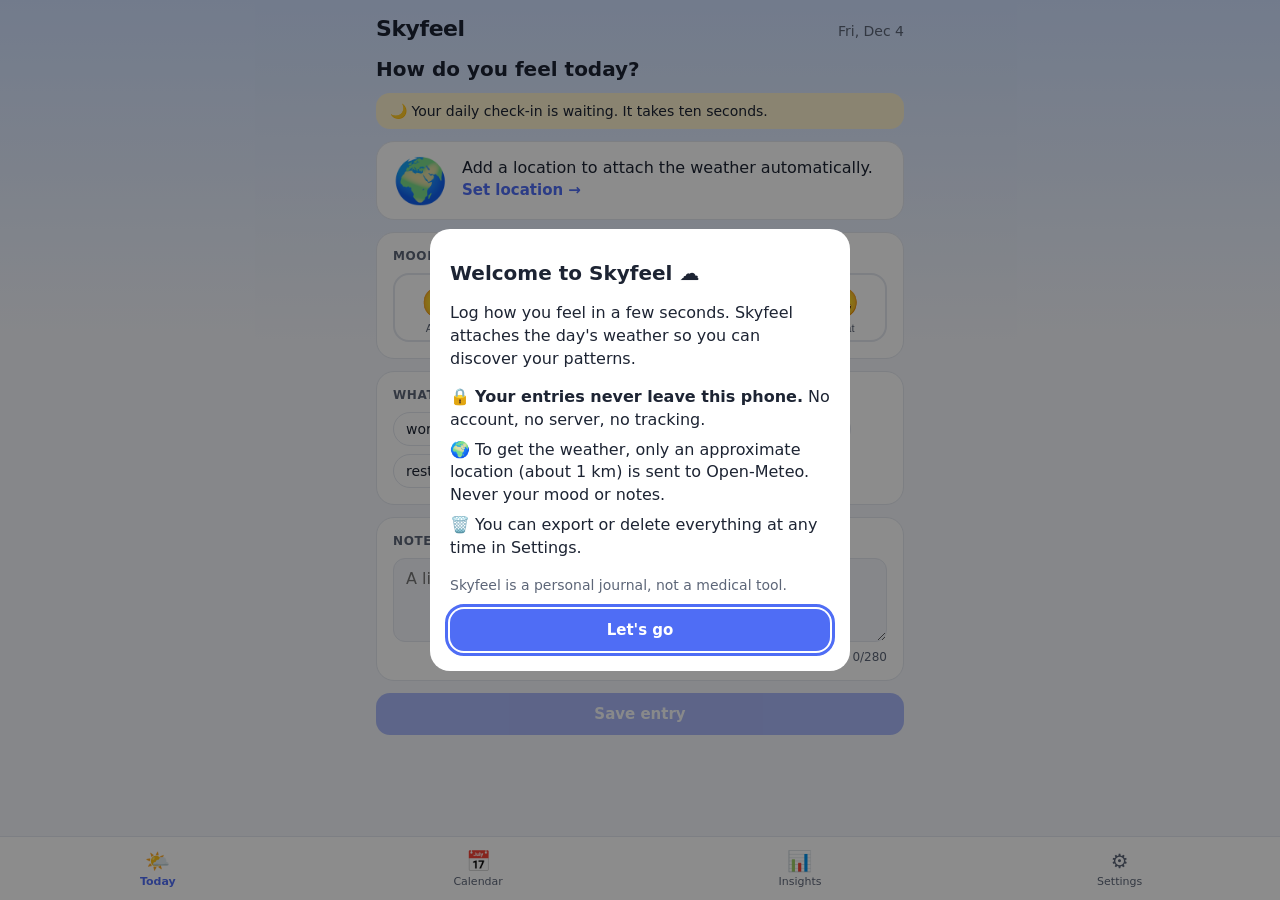
<file: index.html>
<!doctype html>
<html lang="en">
<head>
  <meta charset="utf-8">
  <meta name="viewport" content="width=device-width, initial-scale=1, viewport-fit=cover">
  <!--
    Security: strict Content Security Policy.
    - Only files shipped with the app may run (no inline or third-party scripts).
    - The only network destinations allowed are the two Open-Meteo weather endpoints.
    - No plugins, no frames, no form posting anywhere.
  -->
  <meta http-equiv="Content-Security-Policy" content="default-src 'none'; script-src 'self'; style-src 'self'; img-src 'self' data: blob:; font-src 'self'; connect-src https://api.open-meteo.com https://geocoding-api.open-meteo.com; manifest-src 'self'; worker-src 'self'; base-uri 'none'; form-action 'none'; object-src 'none'">
  <meta name="referrer" content="no-referrer">
  <meta name="theme-color" content="#4f6df5">
  <meta name="description" content="Skyfeel: a private mood and weather journal. Your entries never leave your phone.">
  <title>Skyfeel</title>
  <link rel="manifest" href="manifest.webmanifest">
  <link rel="icon" href="icons/icon.svg" type="image/svg+xml">
  <link rel="apple-touch-icon" href="icons/icon-192.png">
  <meta name="apple-mobile-web-app-capable" content="yes">
  <meta name="apple-mobile-web-app-title" content="Skyfeel">
  <link rel="stylesheet" href="styles.css">
</head>
<body>
  <header class="app">
    <div class="brand">Skyfeel</div>
    <div class="muted" id="today-label"></div>
  </header>

  <main>
    <section id="view-today" class="view" aria-label="Log your mood"></section>
    <section id="view-calendar" class="view" aria-label="Mood calendar" hidden></section>
    <section id="view-insights" class="view" aria-label="Insights" hidden></section>
    <section id="view-settings" class="view" aria-label="Settings" hidden></section>
  </main>

  <nav class="tabs" aria-label="Main">
    <button type="button" data-view="today" aria-current="page"><span class="ic" aria-hidden="true">🌤️</span>Today</button>
    <button type="button" data-view="calendar"><span class="ic" aria-hidden="true">📅</span>Calendar</button>
    <button type="button" data-view="insights"><span class="ic" aria-hidden="true">📊</span>Insights</button>
    <button type="button" data-view="settings"><span class="ic" aria-hidden="true">⚙️</span>Settings</button>
  </nav>

  <div id="toast" class="toast" role="status" aria-live="polite"></div>

  <dialog id="welcome" aria-labelledby="welcome-title">
    <h2 id="welcome-title">Welcome to Skyfeel ☁️</h2>
    <p>Log how you feel in a few seconds. Skyfeel attaches the day's weather so you can discover your patterns.</p>
    <ul class="plain">
      <li>🔒 <strong>Your entries never leave this phone.</strong> No account, no server, no tracking.</li>
      <li>🌍 To get the weather, only an approximate location (about 1 km) is sent to Open-Meteo. Never your mood or notes.</li>
      <li>🗑️ You can export or delete everything at any time in Settings.</li>
    </ul>
    <p class="muted">Skyfeel is a personal journal, not a medical tool.</p>
    <button type="button" class="btn block" id="welcome-ok">Let's go</button>
  </dialog>

  <script src="app.js"></script>
</body>
</html>
</file>
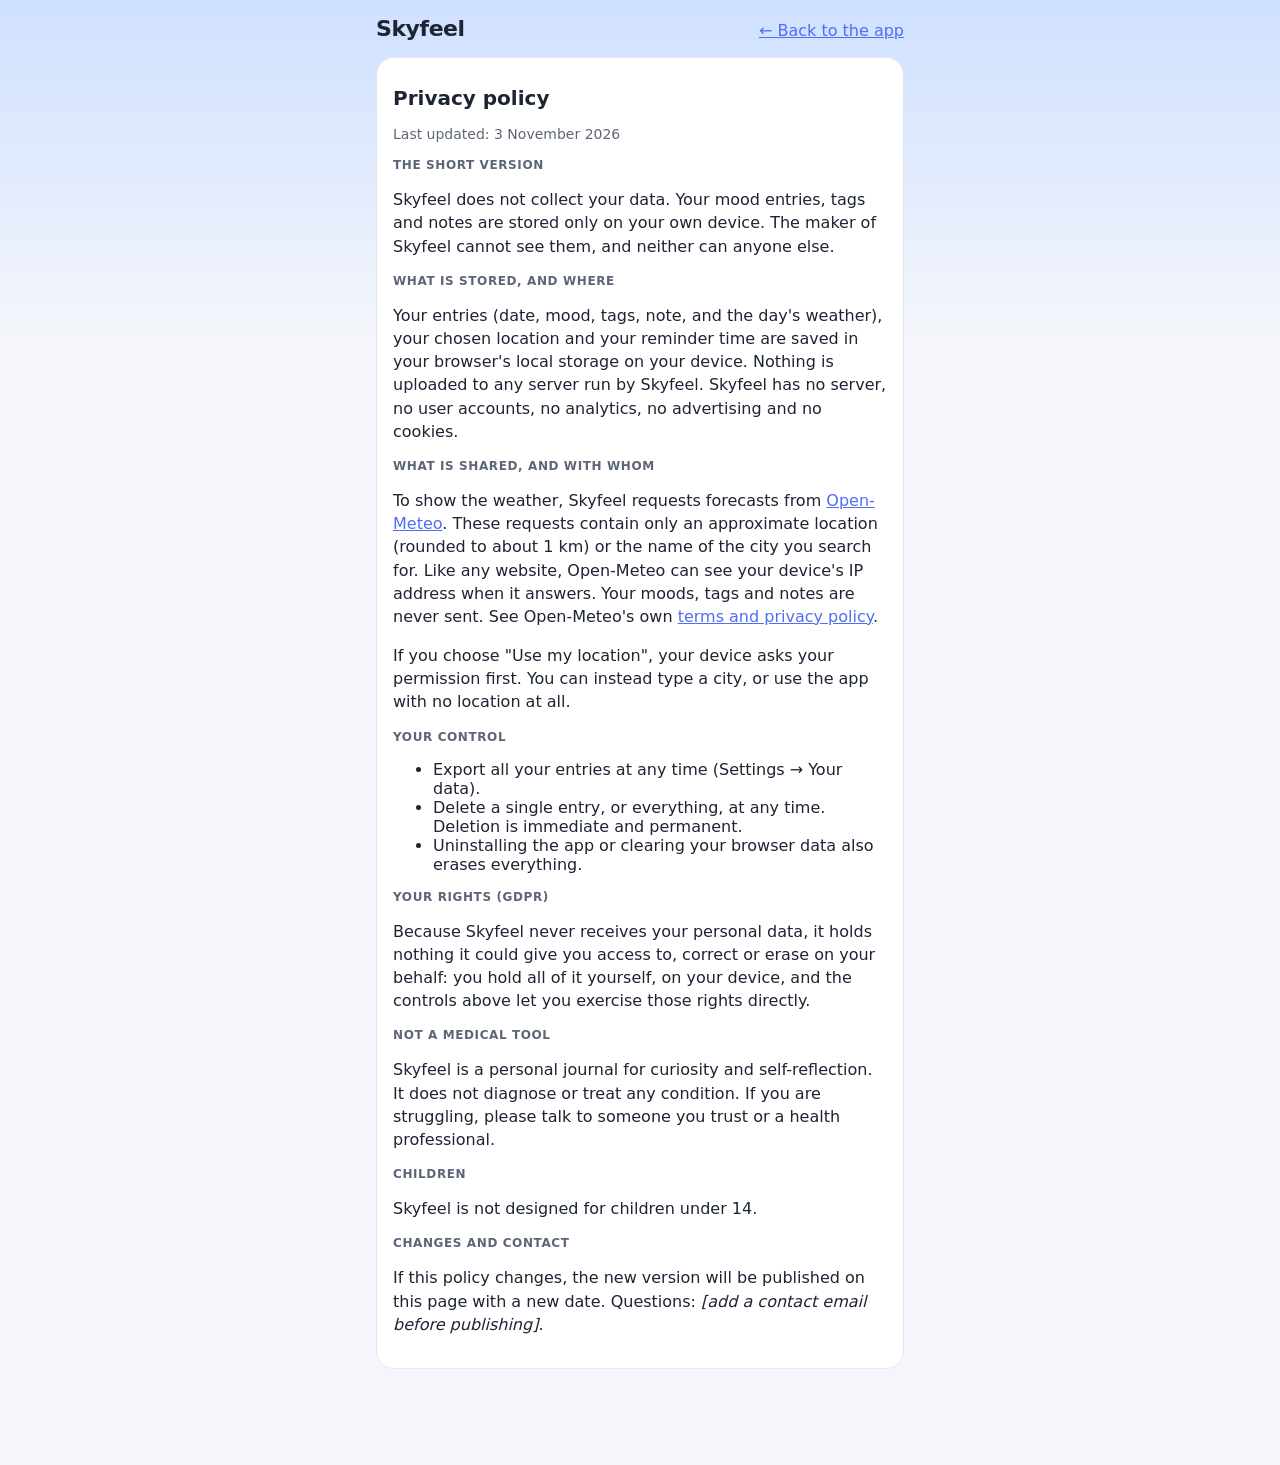
<file: privacy.html>
<!doctype html>
<html lang="en">
<head>
  <meta charset="utf-8">
  <meta name="viewport" content="width=device-width, initial-scale=1, viewport-fit=cover">
  <meta http-equiv="Content-Security-Policy" content="default-src 'none'; style-src 'self'; img-src 'self'; base-uri 'none'; form-action 'none'; object-src 'none'">
  <meta name="referrer" content="no-referrer">
  <title>Skyfeel – Privacy policy</title>
  <link rel="icon" href="icons/icon.svg" type="image/svg+xml">
  <link rel="stylesheet" href="styles.css">
</head>
<body>
  <header class="app"><div class="brand">Skyfeel</div><a href="./">← Back to the app</a></header>
  <main>
    <div class="card">
      <h2>Privacy policy</h2>
      <p class="muted">Last updated: 3 November 2026</p>

      <h3>The short version</h3>
      <p>Skyfeel does not collect your data. Your mood entries, tags and notes are stored only on your own device. The maker of Skyfeel cannot see them, and neither can anyone else.</p>

      <h3>What is stored, and where</h3>
      <p>Your entries (date, mood, tags, note, and the day's weather), your chosen location and your reminder time are saved in your browser's local storage on your device. Nothing is uploaded to any server run by Skyfeel. Skyfeel has no server, no user accounts, no analytics, no advertising and no cookies.</p>

      <h3>What is shared, and with whom</h3>
      <p>To show the weather, Skyfeel requests forecasts from <a href="https://open-meteo.com/" rel="noopener noreferrer">Open-Meteo</a>. These requests contain only an approximate location (rounded to about 1 km) or the name of the city you search for. Like any website, Open-Meteo can see your device's IP address when it answers. Your moods, tags and notes are never sent. See Open-Meteo's own <a href="https://open-meteo.com/en/terms" rel="noopener noreferrer">terms and privacy policy</a>.</p>
      <p>If you choose "Use my location", your device asks your permission first. You can instead type a city, or use the app with no location at all.</p>

      <h3>Your control</h3>
      <ul>
        <li>Export all your entries at any time (Settings → Your data).</li>
        <li>Delete a single entry, or everything, at any time. Deletion is immediate and permanent.</li>
        <li>Uninstalling the app or clearing your browser data also erases everything.</li>
      </ul>

      <h3>Your rights (GDPR)</h3>
      <p>Because Skyfeel never receives your personal data, it holds nothing it could give you access to, correct or erase on your behalf: you hold all of it yourself, on your device, and the controls above let you exercise those rights directly.</p>

      <h3>Not a medical tool</h3>
      <p>Skyfeel is a personal journal for curiosity and self-reflection. It does not diagnose or treat any condition. If you are struggling, please talk to someone you trust or a health professional.</p>

      <h3>Children</h3>
      <p>Skyfeel is not designed for children under 14.</p>

      <h3>Changes and contact</h3>
      <p>If this policy changes, the new version will be published on this page with a new date. Questions: <em>[add a contact email before publishing]</em>.</p>
    </div>
  </main>
</body>
</html>
</file>
<file: styles.css>
:root {
  --bg: #f4f6fb;
  --card: #ffffff;
  --ink: #1d2433;
  --muted: #5d6678;
  --line: #e3e7ef;
  --accent: #4f6df5;
  --accent-ink: #ffffff;
  --sky1: #cfe0ff;
  --m1: #e5596b;
  --m2: #f2a65a;
  --m3: #f2d15a;
  --m4: #8fd16a;
  --m5: #3fbf9a;
  color-scheme: light dark;
}
@media (prefers-color-scheme: dark) {
  :root {
    --bg: #11151f;
    --card: #1a2030;
    --ink: #e8ecf5;
    --muted: #9aa3b5;
    --line: #2a3246;
    --accent: #7d94ff;
    --accent-ink: #11151f;
    --sky1: #1c2a4a;
  }
}

* { box-sizing: border-box; }
html { -webkit-text-size-adjust: 100%; }
body {
  margin: 0;
  font-family: system-ui, -apple-system, "Segoe UI", Roboto, sans-serif;
  color: var(--ink);
  background-color: var(--bg);
  background-image: linear-gradient(180deg, var(--sky1), var(--bg) 340px);
  background-repeat: no-repeat;
  min-height: 100vh;
  padding-bottom: calc(84px + env(safe-area-inset-bottom));
  -webkit-tap-highlight-color: transparent;
}
body.sky-sunny { --sky1: #ffe7a8; }
body.sky-rain { --sky1: #b9c6dc; }
body.sky-snow { --sky1: #e6f0ff; }
body.sky-storm { --sky1: #a5a9c4; }
body.sky-fog { --sky1: #d9dde4; }
@media (prefers-color-scheme: dark) {
  body.sky-sunny { --sky1: #3a3320; }
  body.sky-rain { --sky1: #1d2738; }
  body.sky-snow { --sky1: #263247; }
  body.sky-storm { --sky1: #22213a; }
  body.sky-fog { --sky1: #262a33; }
}

header.app {
  max-width: 560px;
  margin: 0 auto;
  padding: calc(16px + env(safe-area-inset-top)) 16px 4px;
  display: flex;
  align-items: baseline;
  justify-content: space-between;
}
.brand { font-weight: 800; font-size: 22px; letter-spacing: -0.02em; }
main { max-width: 560px; margin: 0 auto; padding: 0 16px; }
.view[hidden] { display: none; }

h2 { font-size: 20px; margin: 12px 0 4px; }
h3 {
  font-size: 12px; margin: 0 0 10px; color: var(--muted);
  font-weight: 700; text-transform: uppercase; letter-spacing: 0.05em;
}
p { line-height: 1.45; }
.muted { color: var(--muted); font-size: 14px; }
.small { font-size: 12px; }
ul.plain { padding-left: 0; list-style: none; }
ul.plain li { margin: 8px 0; line-height: 1.4; }

.card {
  background: var(--card);
  border: 1px solid var(--line);
  border-radius: 18px;
  padding: 16px;
  margin: 12px 0;
}
.banner {
  background: color-mix(in srgb, var(--m3) 30%, var(--card));
  border-radius: 14px;
  padding: 10px 14px;
  font-size: 14px;
  margin: 12px 0;
}

.weather { display: flex; align-items: center; gap: 14px; }
.weather .big { font-size: 44px; line-height: 1; }
.weather .temp { font-size: 22px; font-weight: 700; }

.moods { display: grid; grid-template-columns: repeat(5, 1fr); gap: 8px; }
.mood {
  border: 2px solid var(--line);
  background: var(--card);
  color: var(--ink);
  border-radius: 16px;
  padding: 10px 0 6px;
  font-size: 30px;
  cursor: pointer;
  display: flex; flex-direction: column; align-items: center; gap: 2px;
  transition: transform 0.12s ease, border-color 0.12s ease;
}
.mood span { font-size: 11px; color: var(--muted); }
.mood[aria-pressed="true"] {
  border-color: var(--accent);
  background: color-mix(in srgb, var(--accent) 12%, var(--card));
  transform: scale(1.06);
}

.chips { display: flex; flex-wrap: wrap; gap: 8px; }
.chip {
  border: 1px solid var(--line);
  background: transparent;
  color: var(--ink);
  border-radius: 999px;
  padding: 8px 12px;
  font: inherit; font-size: 14px;
  cursor: pointer;
}
.chip[aria-pressed="true"] { background: var(--accent); border-color: var(--accent); color: var(--accent-ink); }

textarea, input[type="text"], input[type="search"], input[type="time"] {
  width: 100%;
  font: inherit; font-size: 16px; /* 16px stops iOS zooming on focus */
  color: var(--ink);
  background: var(--bg);
  border: 1px solid var(--line);
  border-radius: 12px;
  padding: 10px 12px;
}
input[type="time"] { width: auto; }
textarea { min-height: 84px; resize: vertical; }
label { display: block; font-size: 14px; margin-bottom: 6px; }

.btn {
  font: inherit; font-weight: 650; font-size: 15px;
  border: none; border-radius: 14px;
  padding: 12px 16px;
  cursor: pointer;
  background: var(--accent); color: var(--accent-ink);
}
.btn.secondary { background: transparent; color: var(--accent); border: 1px solid var(--line); }
.btn.danger { background: transparent; color: var(--m1); border: 1px solid var(--line); }
.btn.link { background: none; color: var(--accent); padding: 4px 0; }
.btn:disabled { opacity: 0.45; cursor: default; }
.btn.block { width: 100%; }
.row { display: flex; gap: 8px; flex-wrap: wrap; align-items: center; }
.row > .grow { flex: 1 1 180px; }
.stack > * + * { margin-top: 10px; }
.counter { text-align: right; font-size: 12px; color: var(--muted); margin-top: 4px; }

.results { margin-top: 8px; }
.results button {
  display: block; width: 100%; text-align: left;
  background: transparent; color: var(--ink);
  border: none; border-bottom: 1px solid var(--line);
  padding: 12px 4px; font: inherit; cursor: pointer;
}

nav.tabs {
  position: fixed; left: 0; right: 0; bottom: 0;
  background: var(--card);
  border-top: 1px solid var(--line);
  display: flex; justify-content: space-around;
  padding: 6px 0 calc(6px + env(safe-area-inset-bottom));
  z-index: 10;
}
nav.tabs button {
  background: none; border: none; color: var(--muted);
  font: inherit; font-size: 11px;
  display: flex; flex-direction: column; align-items: center; gap: 2px;
  padding: 6px 12px; cursor: pointer; min-width: 64px;
}
nav.tabs .ic { font-size: 20px; }
nav.tabs button[aria-current="page"] { color: var(--accent); font-weight: 700; }

/* Calendar */
.cal-head { display: flex; align-items: center; justify-content: space-between; }
.cal-head .title { font-weight: 700; font-size: 17px; }
.cal-head button {
  background: transparent; border: 1px solid var(--line); color: var(--ink);
  border-radius: 12px; width: 40px; height: 40px; font-size: 18px; cursor: pointer;
}
.cal-head button:disabled { opacity: 0.35; cursor: default; }
.grid { display: grid; grid-template-columns: repeat(7, 1fr); gap: 6px; margin-top: 12px; }
.dow { font-size: 11px; color: var(--muted); text-align: center; }
.day {
  aspect-ratio: 1;
  border-radius: 12px;
  border: 1px solid var(--line);
  background: transparent; color: var(--ink);
  font: inherit; font-size: 13px;
  padding: 4px 5px;
  display: flex; flex-direction: column; justify-content: space-between; align-items: flex-start;
  cursor: pointer; min-width: 0;
}
.day .w { font-size: 12px; align-self: flex-end; line-height: 1; }
.day.is-today { outline: 2px solid var(--accent); outline-offset: 1px; }
.day:disabled { opacity: 0.3; cursor: default; }
.day.pad { visibility: hidden; }
.day.m1, .day.m2, .day.m3, .day.m4, .day.m5 { border-color: transparent; color: #1d2433; font-weight: 600; }
.m1 { background: var(--m1); } .m2 { background: var(--m2); } .m3 { background: var(--m3); }
.m4 { background: var(--m4); } .m5 { background: var(--m5); }
.legend { display: flex; gap: 10px; flex-wrap: wrap; font-size: 12px; color: var(--muted); margin-top: 12px; }
.legend .dot { display: inline-block; width: 10px; height: 10px; border-radius: 50%; margin-right: 4px; vertical-align: -1px; }

/* Insights */
.stats { display: grid; grid-template-columns: repeat(3, 1fr); gap: 8px; text-align: center; }
.stats .n { font-size: 24px; font-weight: 800; }
.stats .l { font-size: 12px; color: var(--muted); }
.bar-row { display: grid; grid-template-columns: 112px 1fr 64px; gap: 8px; align-items: center; margin: 9px 0; font-size: 14px; }
.bar-track { background: var(--line); border-radius: 999px; height: 12px; overflow: hidden; }
.bar { height: 100%; border-radius: 999px; background: var(--accent); }
.bar-val { font-size: 12px; color: var(--muted); text-align: right; }
.insight-line { font-size: 16px; font-weight: 600; line-height: 1.4; }

.toast {
  position: fixed; left: 50%; bottom: calc(88px + env(safe-area-inset-bottom));
  transform: translateX(-50%);
  background: var(--ink); color: var(--bg);
  padding: 10px 16px; border-radius: 12px; font-size: 14px;
  opacity: 0; pointer-events: none; transition: opacity 0.2s ease;
  max-width: calc(100vw - 32px); z-index: 20;
}
.toast.show { opacity: 1; }

dialog {
  border: none; border-radius: 20px; padding: 20px;
  width: calc(100% - 32px); max-width: 420px;
  background: var(--card); color: var(--ink);
}
dialog::backdrop { background: rgb(0 0 0 / 0.45); }

.pop { animation: pop 0.35s ease; }
@keyframes pop { 0% { transform: scale(1); } 40% { transform: scale(1.18); } 100% { transform: scale(1); } }
@media (prefers-reduced-motion: reduce) {
  *, *::before, *::after { animation: none !important; transition: none !important; }
}

a { color: var(--accent); }
:focus-visible { outline: 3px solid var(--accent); outline-offset: 2px; }
.bar.m1 { background: var(--m1); } .bar.m2 { background: var(--m2); } .bar.m3 { background: var(--m3); }
.bar.m4 { background: var(--m4); } .bar.m5 { background: var(--m5); }
</file>
